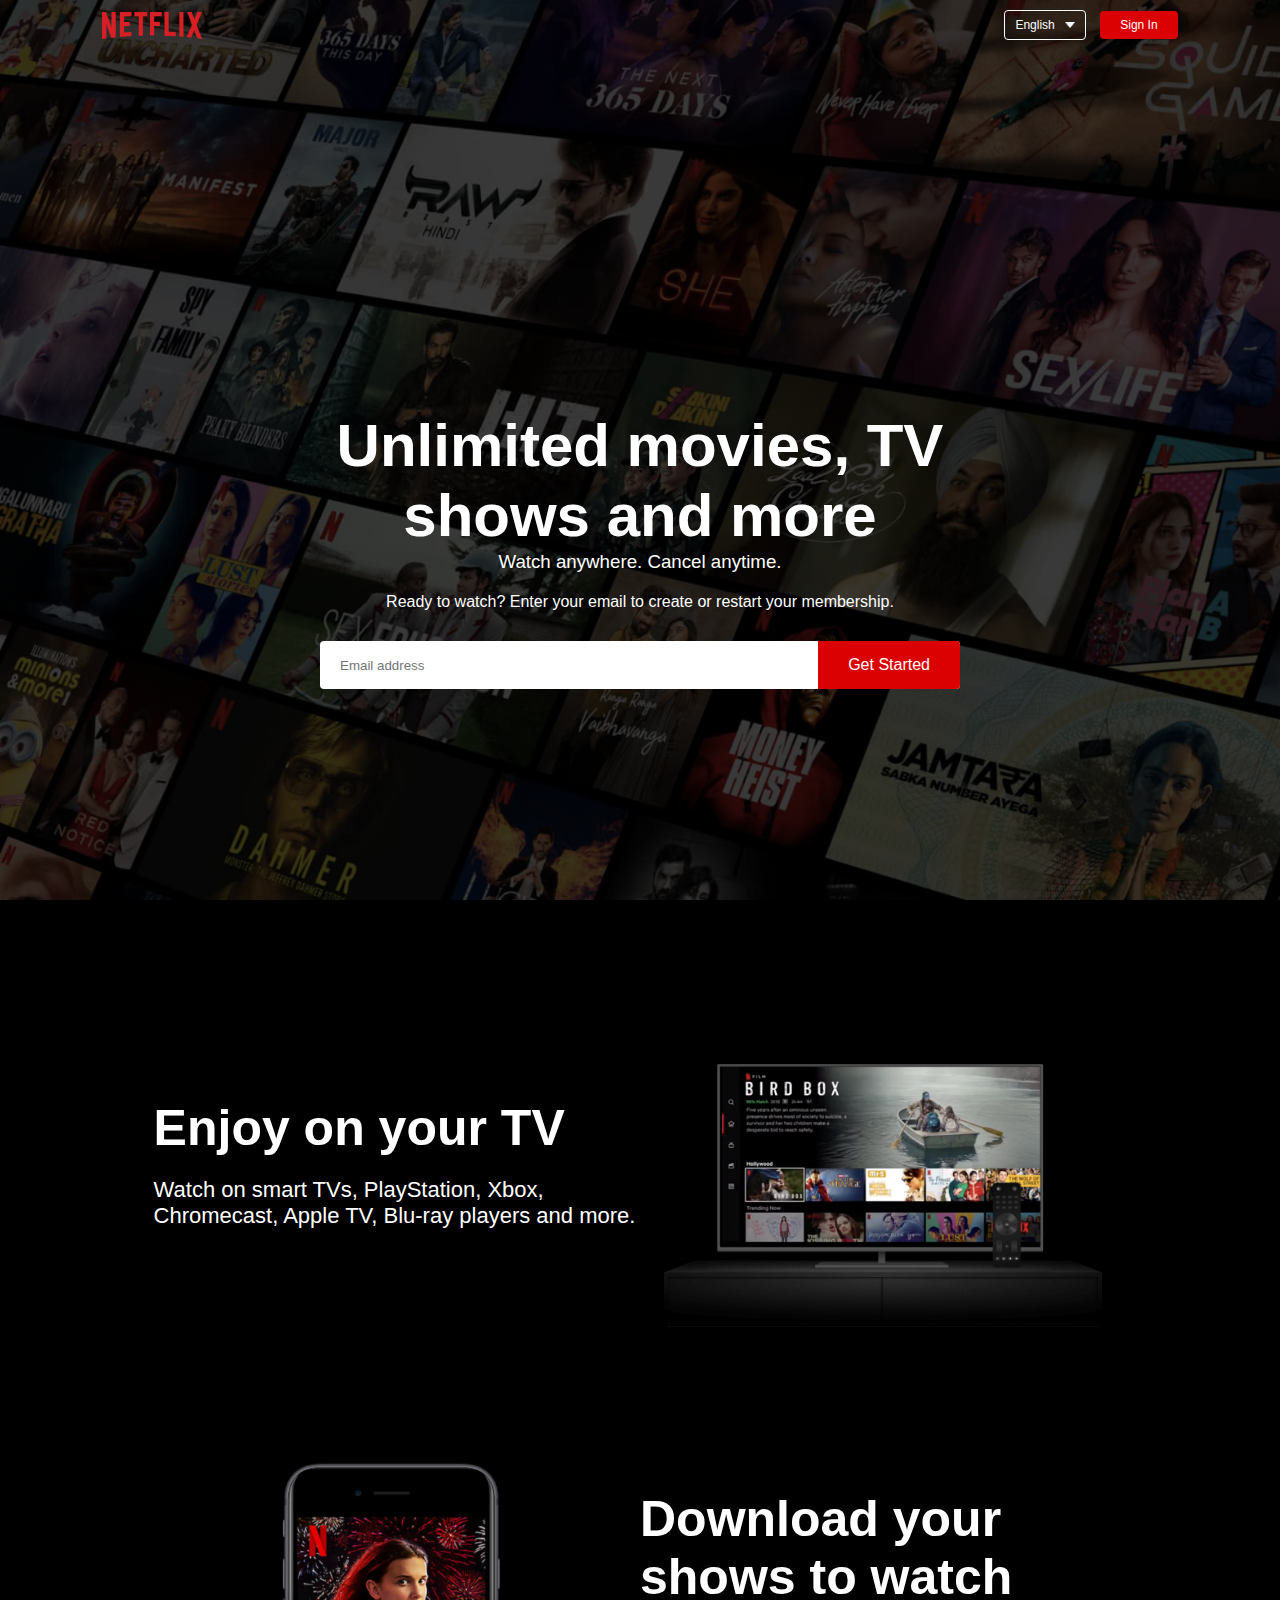
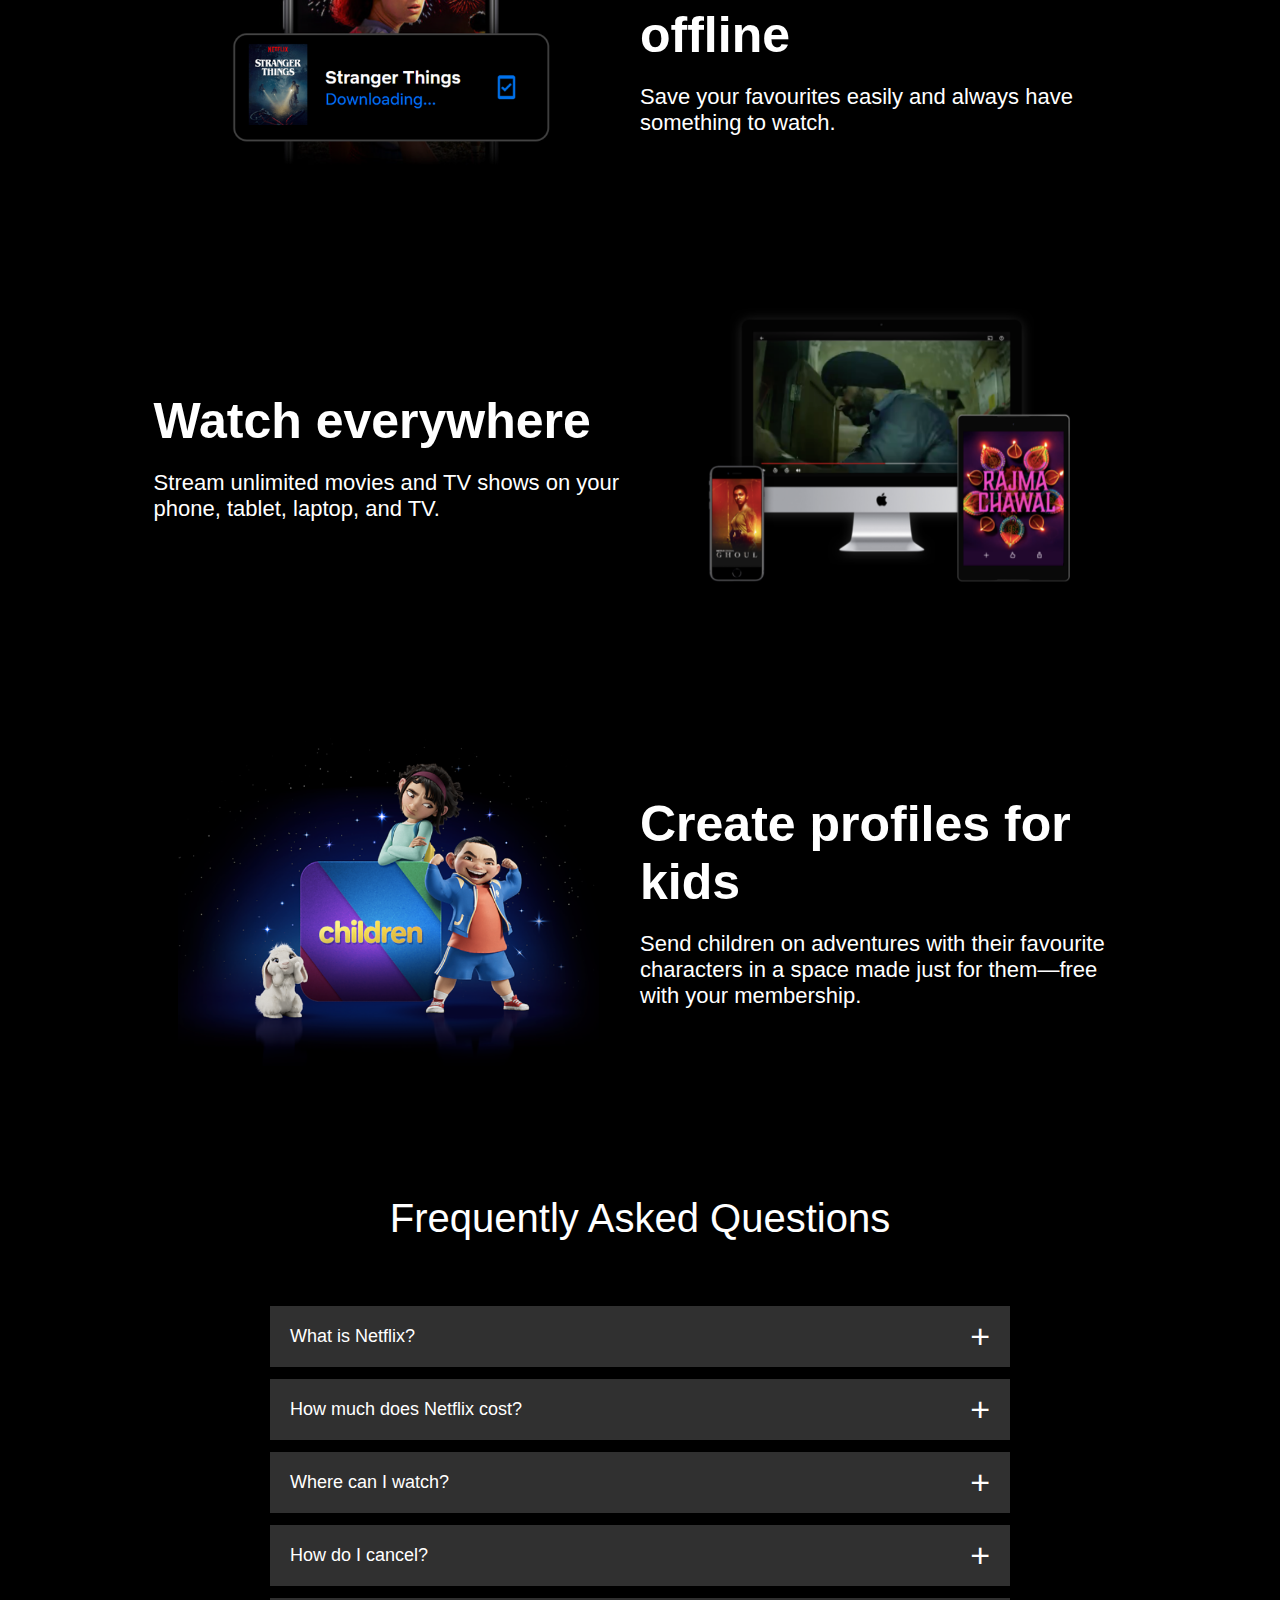
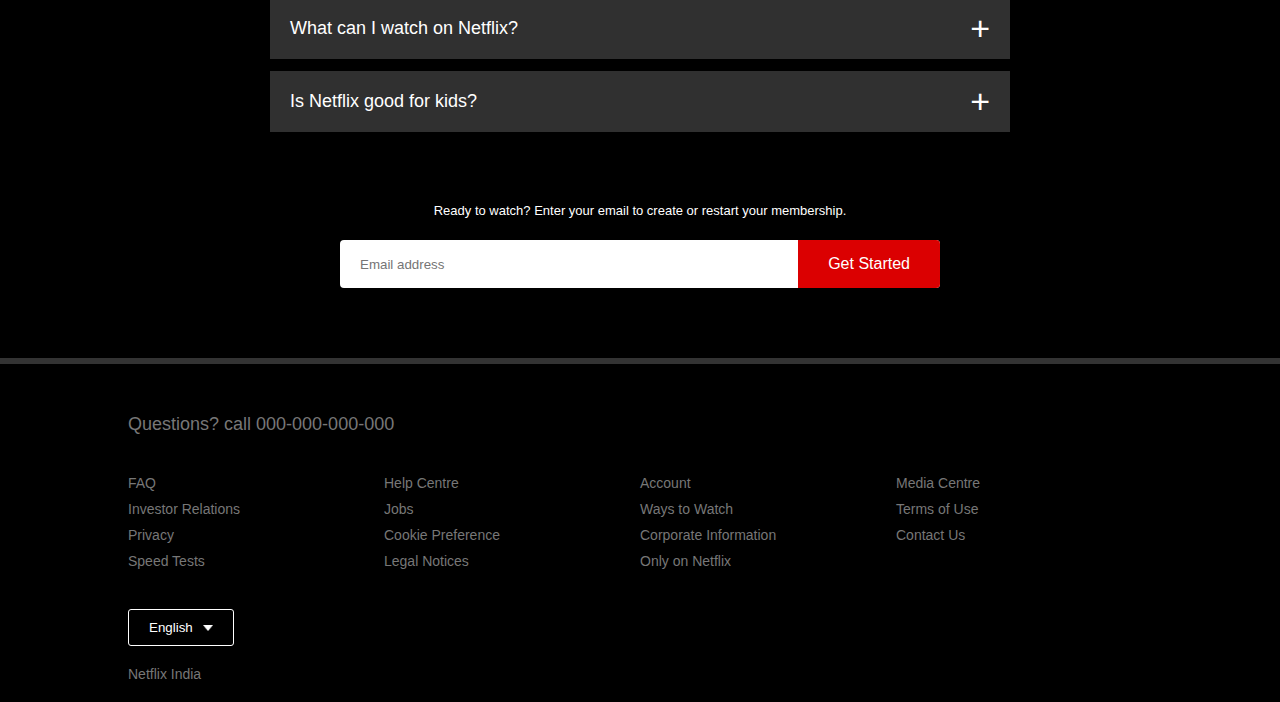
<file: index.html>
<!DOCTYPE html>
<html lang="en">
<head>
    <meta charset="UTF-8">
    <meta name="viewport" content="width=device-width, initial-scale=1.0">
    <title>Netflix India – Watch TV Shows Online, Watch Movies Online</title>
    <link rel="icon" href="https://assets.nflxext.com/us/ffe/siteui/common/icons/nficon2023.ico">
    <link rel="stylesheet" href="style.css">
</head>
<body>
    <div class="header">
        <nav>
            <img src="images/logo.png" class="logo">
            <div>
                <button class="lang-btn">English <img src="images/down-icon.png"></button>
                <button>Sign In</button>
            </div>
        </nav>
        <div class="header-content">
            <h1>Unlimited movies, TV shows and more</h1>
            <h3>Watch anywhere. Cancel anytime.</h3>
            <p>Ready to watch? Enter your email to create or restart your membership.</p>
            <form class="email-signup">
                <input type="email" placeholder="Email address" required>
                <button type="submit">Get Started</button>
            </form>
        </div>
    </div>

    <div class="features">
        <div class="row">
            <div class="text-col">
                <h2>Enjoy on your TV</h2>
                <p>Watch on smart TVs, PlayStation, Xbox, Chromecast, Apple TV, Blu-ray players and more.</p>
            </div>

            <div class="img-col">
                <img src="images/feature-1.png">
            </div>
        </div>
        <div class="row">
            <div class="img-col">
                <img src="images/feature-2.png">
            </div>

            <div class="text-col">
                <h2>Download your shows to watch offline</h2>
                <p>Save your favourites easily and always have something to watch.</p>
            </div>
        </div>
        <div class="row">
            <div class="text-col">
                <h2>Watch everywhere</h2>
                <p>Stream unlimited movies and TV shows on your phone, tablet, laptop, and TV.</p>
            </div>

            <div class="img-col">
                <img src="images/feature-3.png">
            </div>
        </div>
        <div class="row">
            <div class="img-col">
                <img src="images/feature-4.png">
            </div>

            <div class="text-col">
                <h2>Create profiles for kids</h2>
                <p>Send children on adventures with their favourite characters in a space made just for them—free with your membership.</p>
            </div>
        </div>
    </div>

    <div class="faq">
        <h2>Frequently Asked Questions</h2>
        <ul class="accordion">
            <li>
                <input type="radio" name="accordion" id="first">
                <label for="first">What is Netflix?</label>
                <div class="con">
                    <p>Netflix is a streaming service that offers a wide variety of award-winning TV shows, movies, anime, documentaries and more – on thousands of internet-connected devices.

                        You can watch as much as you want, whenever you want, without a single ad – all for one low monthly price. There's always something new to discover, and new TV shows and movies are added every week!</p>
                </div>
            </li>
            <li>
                <input type="radio" name="accordion" id="second">
                <label for="second">How much does Netflix cost?</label>
                <div class="con">
                    <p>Watch Netflix on your smartphone, tablet, Smart TV, laptop, or streaming device, all for one fixed monthly fee. Plans range from ₹ 149 to ₹ 649 a month. No extra costs, no contracts.</p>
                </div>
            </li>
            <li>
                <input type="radio" name="accordion" id="third">
                <label for="third">Where can I watch?</label>
                <div class="con">
                    <p>Watch anywhere, anytime. Sign in with your Netflix account to watch instantly on the web at netflix.com from your personal computer or on any internet-connected device that offers the Netflix app, including smart TVs, smartphones, tablets, streaming media players and game consoles.

                        You can also download your favourite shows with the iOS, Android, or Windows 10 app. Use downloads to watch while you're on the go and without an internet connection. Take Netflix with you anywhere.</p>
                </div>
            </li>
            <li>
                <input type="radio" name="accordion" id="fourth">
                <label for="fourth">How do I cancel?</label>
                <div class="con">
                    <p>Netflix is flexible. There are no annoying contracts and no commitments. You can easily cancel your account online in two clicks. There are no cancellation fees – start or stop your account anytime.</p>
                </div>
            </li>
            <li>
                <input type="radio" name="accordion" id="fifth">
                <label for="fifth">What can I watch on Netflix?</label>
                <div class="con">
                    <p>Netflix has an extensive library of feature films, documentaries, TV shows, anime, award-winning Netflix originals, and more. Watch as much as you want, anytime you want.</p>
                </div>
            </li>
            <li>
                <input type="radio" name="accordion" id="sixth">
                <label for="sixth">Is Netflix good for kids?</label>
                <div class="con">
                    <p>The Netflix Kids experience is included in your membership to give parents control while kids enjoy family-friendly TV shows and films in their own space.

                        Kids profiles come with PIN-protected parental controls that let you restrict the maturity rating of content kids can watch and block specific titles you don’t want kids to see.</p>
                </div>
            </li>
        </ul>
        <small>Ready to watch? Enter your email to create or restart your membership.</small>
        <form class="email-signup">
            <input type="email" placeholder="Email address" required>
            <button type="submit">Get Started</button>
        </form>
    </div>

    <div class="footer">
        <h2>Questions? call 000-000-000-000</h2>
        <div class="row">
            <div class="column">
                <a href="#">FAQ</a>
                <a href="#">Investor Relations</a>
                <a href="#">Privacy</a>
                <a href="#">Speed Tests</a>
            </div>

            <div class="column">
                <a href="#">Help Centre</a>
                <a href="#">Jobs</a>
                <a href="#">Cookie Preference</a>
                <a href="#">Legal Notices</a>
            </div>

            <div class="column">
                <a href="#">Account</a>
                <a href="#">Ways to Watch</a>
                <a href="#">Corporate Information</a>
                <a href="#">Only on Netflix</a>
            </div>

            <div class="column">
                <a href="#">Media Centre</a>
                <a href="#">Terms of Use</a>
                <a href="#">Contact Us</a>
            </div>
        </div>
        <button class="lang-btn">English <img src="images/down-icon.png"></button>
        <p class="copyright-txt">Netflix India</p>
    </div>
</body>
</html>
</file>
<file: style.css>
*{
    margin: 0;
    padding: 0;
    box-sizing: border-box;
    font-family: 'poppins' , sans-serif;
}

body{
    /* black */
    background: #000;
    /* white */
    color: #fff;
}

.header{
    width: 100%;
    height: 100vh;
    background-image: linear-gradient(rgba(0,0,0,0.7),rgba(0,0,0,0.7)),url(images/header-image.png);
    background-size: cover;
    background-position: center;
    padding: 10px 8%;
    position: relative;
}

nav{
    display: flex;
    align-items: center;
    justify-content: space-between;
}

.logo{
    width: 100px;
    cursor: pointer;
}

nav button{
    border: 0;
    outline: 0;
    background: #db0001;
    color: #fff;
    padding: 7px 20px;
    font-size: 12px;
    border-radius: 4px;
    margin-left: 10px;
    cursor: pointer;
}

.lang-btn{
    display: inline-flex;
    align-items: center;
    background: transparent;
    border: 1px solid #fff;
    padding: 7px 10px;
}

.lang-btn img{
    width: 10px;
    margin-left: 10px;
}

.header-content{
    position: absolute;
    top: 50%;
    left: 50%;
    transform: translate(-50%,-50%);
    text-align: center;
    margin-top: 100px;
}

.header-content h1{
    font-size: 60px;
    line-height: 70px;
    font-weight: 600;
    max-width: 650px;
}

.header-content h3{
    font-weight: 400;
    margin-bottom: 20px;
}

.email-signup{
    background: #fff;
    border-radius: 4px;
    display: flex;
    align-items: center;
    margin-top: 30px;
    overflow: hidden;
}

.email-signup input{
    flex: 1;
    border: 0;
    outline: 0;
    margin-left: 20px;
}

.email-signup button{
    background: #db0001;
    border: 0;
    outline: 0;
    color: #fff;
    font-size: 16px;
    cursor: pointer;
    padding: 15px 30px;
}

/* -------FEATURES------- */

.features{
    padding: 50px 12%;
    font-size: 22px;
}

.row{
    display: flex;
    width: 100%;
    align-items: center;
    flex-wrap: wrap;
    /* top-bottom and left-right */
    padding: 50px 0; 
}

.text-col{
    flex-basis: 50%;
    margin-bottom: 20px;
}

.img-col{
    flex-basis: 50%;
    margin-bottom: 20px;
}

.img-col img{
    display: block;
    width: 90%;
    margin: auto;
}

.features h2{
    font-size: 50px;
    font-weight: 600;
    margin-bottom: 20px;
}

/* --------FAQ-------- */
.faq{
    padding: 10px 12%;
    text-align: center;
    font-size: 18px;
}

.faq h2{
    font-weight: 500;
    font-size: 40px;
}

.accordion{
    margin: 60px auto;
    width: 100%;
    max-width: 750px;
}

.accordion li{
    list-style: none;
    width: 100%;
    padding: 5px;
}

.accordion li label{
    display: flex;
    align-items: center;
    padding: 20px;
    font-size: 18px;
    font-weight: 500;
    background: #303030;
    margin-bottom: 2px;
    cursor: pointer;
    position: relative;
}

label::after{
    content: '+';
    font-size: 34px;
    position: absolute;
    right: 20px;
    transition: transform 0.5s;
}

input[type="radio"]{
    display: none;
}

.accordion .con{
    background: #303030;
    text-align: left;
    padding: 0 20px;
    max-height: 0;
    overflow: hidden;
    transition: max-height 0.5s, padding 0.5s;
}

.accordion input[type="radio"]:checked + label + .con{
    max-height: 600px;
    padding: 30px 20px;
}

.accordion input[type="radio"]:checked + label::after{
    transform: rotate(135deg);
}

.faq .email-signup{
    max-width: 600px;
    margin: 20px auto 60px;
}

.faq small{
    font-size: 13px;
}

/* ------FOOTER------ */
.footer{
    padding: 50px 10% 10px;
    border-top: 6px solid #333;
    color: #777;
}

.footer h2{
    font-size: 18px;
    font-weight: 400;
    margin-bottom: 30px;
}

.footer .column{
    flex-basis: 25%;
    flex-grow: 1;
    margin-bottom: 20px;
}

.footer .column a{
    display: block;
    text-decoration: none;
    color: #777;
    font-size: 14px;
    margin-bottom: 10px;
}

.footer .row{
    align-items: flex-start;
    padding: 10px 0;
}

.footer .lang-btn{
    color: #fff;
    padding: 10px 20px;
    border-radius: 3px;
}

.copyright-txt{
    font-size: 14px;
    margin-top: 20px;
    margin-bottom: 10px;
}

/* ------Media Queries for Small Screen------ */
@media only screen and (max-width: 600px){
    .logo{
        width: 100px;
    }

    nav button{
        padding: 5px 10px;
    }

    nav .lang-btn{
        padding: 4px 8px;
    }

    .header-content{
        position: unset;
        transform: none;
        padding-top: 150px;
    }

    .header-content h1{
        font-size: 30px;
    }

    .email-signup button{
        font-size: 12px;
        padding: 10px 15px;
    }

    .text-col .img-col{
        flex-basis: 100%;
    }

    .features h2{
        font-size: 30px;
    }

    .features p{
        font-size: 15px;
    }

    .row:nth-child(2), .row:nth-child(4){
        flex-direction: column-reverse;
    }

    .features .row{
        padding: 10px 0;
    }

    .faq h2{
        font-size: 20px;
    }

    .accordion .con{
        font-size: 14px;
    }

    .accordion li label{
        padding: 10px;
        font-size: 14px;
    }

    label::after{
        font-size: 22px;
    }
}
</file>
